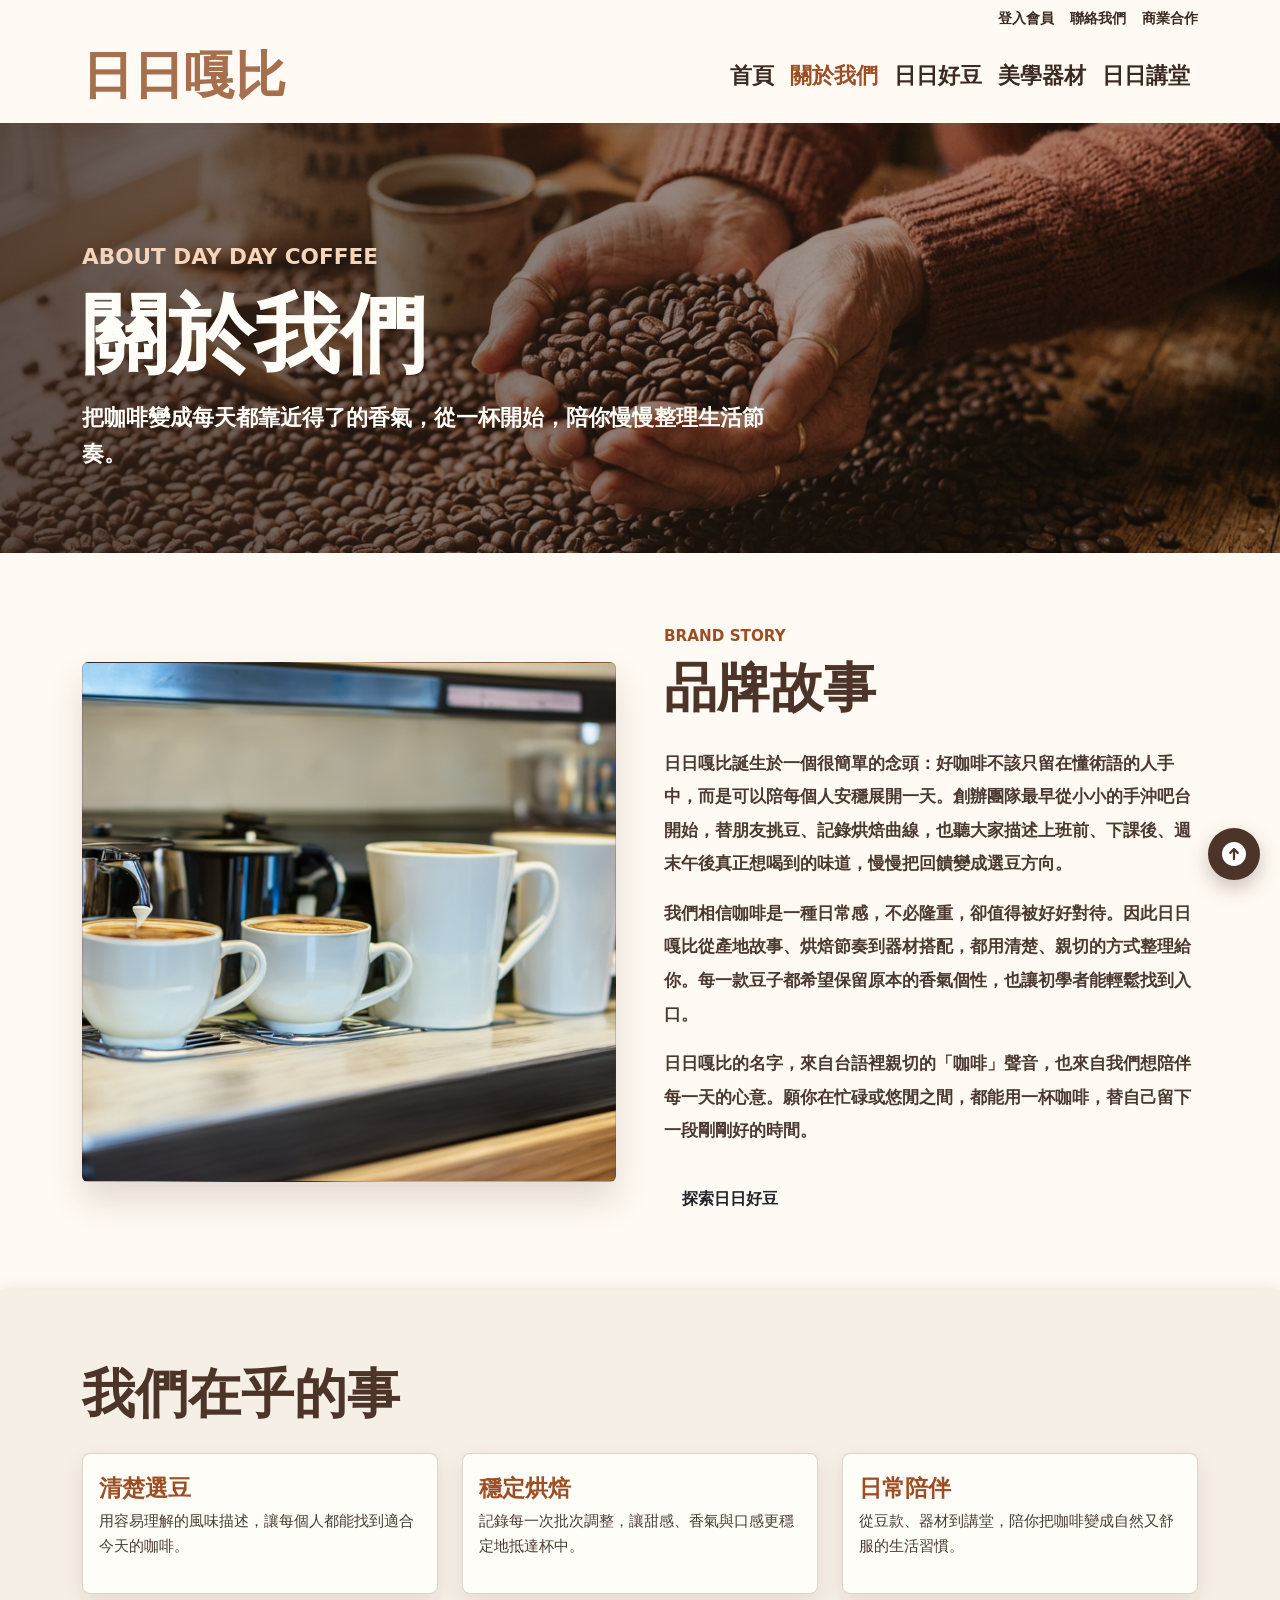
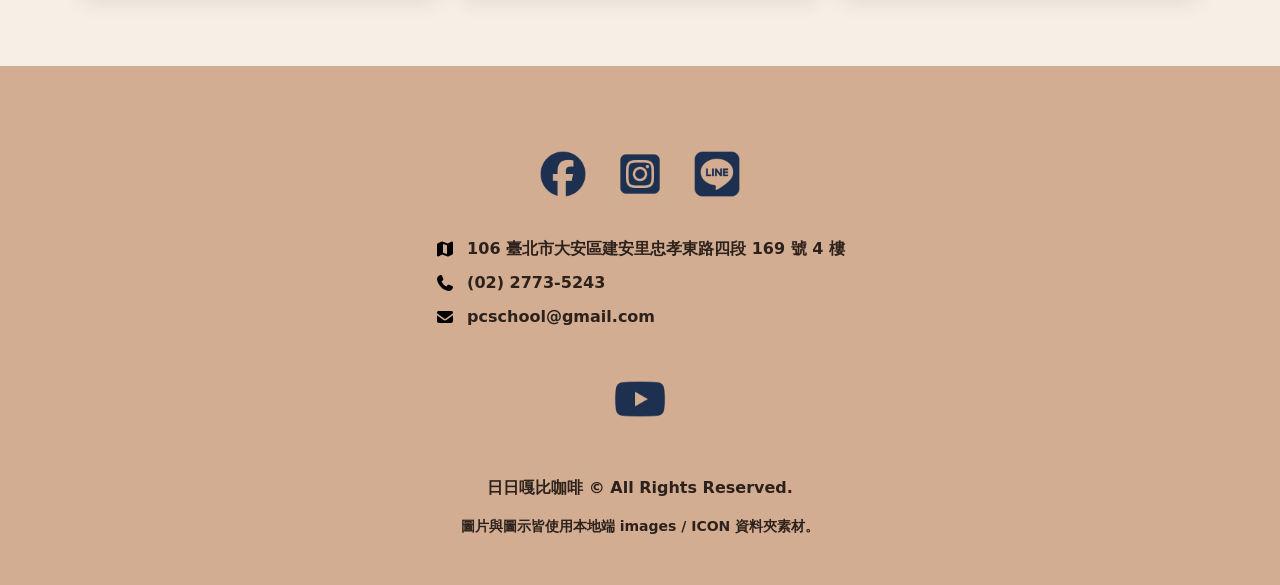
<file: about.html>
<!doctype html>
<html lang="zh-Hant">
<head>
  <meta charset="utf-8">
  <meta name="viewport" content="width=device-width, initial-scale=1">
  <title>關於我們 | 日日嘎比</title>
  <link href="css/bootstrap.min.css" rel="stylesheet">
  <link href="css/style.css" rel="stylesheet">
  <!-- Google tag (gtag.js) - GA4 / Google Ads -->
  <script async src="https://www.googletagmanager.com/gtag/js?id=G-NEGT2FNFYD"></script>
  <script>
  window.dataLayer = window.dataLayer || [];
  function gtag(){dataLayer.push(arguments);}
  gtag('js', new Date());

  gtag('config', 'G-NEGT2FNFYD');
  gtag('config', 'AW-18338786766');
  </script>
</head>
<body id="top">
  <header class="site-header sticky-top">
    <div class="container">
      <div class="utility-links d-flex justify-content-end pt-2">
        <a href="index.html#member">登入會員</a>
        <a href="index.html#service">聯絡我們</a>
        <a href="index.html#business">商業合作</a>
      </div>
      <nav class="navbar navbar-expand-lg py-1">
        <a class="navbar-brand" href="index.html" aria-label="日日嘎比首頁">日日嘎比</a>
        <button class="navbar-toggler" type="button" data-bs-toggle="collapse" data-bs-target="#mainNav" aria-controls="mainNav" aria-expanded="false" aria-label="開啟選單">
          <span class="navbar-toggler-icon"></span>
        </button>
        <div class="collapse navbar-collapse" id="mainNav">
          <ul class="navbar-nav ms-lg-auto align-items-lg-center">
            <li class="nav-item"><a class="nav-link" href="index.html#home">首頁</a></li>
            <li class="nav-item"><a class="nav-link active" aria-current="page" href="about.html">關於我們</a></li>
            <li class="nav-item"><a class="nav-link" href="index.html#beans">日日好豆</a></li>
            <li class="nav-item"><a class="nav-link" href="index.html#gear">美學器材</a></li>
            <li class="nav-item"><a class="nav-link" href="index.html#classroom">日日講堂</a></li>
          </ul>
        </div>
      </nav>
    </div>
  </header>

  <main>
    <section class="about-hero" aria-label="關於日日嘎比">
      <div class="container about-hero-copy">
        <p class="about-kicker">About Day Day Coffee</p>
        <h1>關於我們</h1>
        <p>把咖啡變成每天都靠近得了的香氣，從一杯開始，陪你慢慢整理生活節奏。</p>
      </div>
    </section>

    <section class="section-band about-story">
      <div class="container">
        <div class="row align-items-center g-5">
          <div class="col-lg-6">
            <div class="about-photo" role="img" aria-label="日日嘎比咖啡與門市氛圍"></div>
          </div>
          <div class="col-lg-6">
            <p class="about-kicker">Brand Story</p>
            <h2 class="section-title">品牌故事</h2>
            <div class="story-copy">
              <p>日日嘎比誕生於一個很簡單的念頭：好咖啡不該只留在懂術語的人手中，而是可以陪每個人安穩展開一天。創辦團隊最早從小小的手沖吧台開始，替朋友挑豆、記錄烘焙曲線，也聽大家描述上班前、下課後、週末午後真正想喝到的味道，慢慢把回饋變成選豆方向。</p>
              <p>我們相信咖啡是一種日常感，不必隆重，卻值得被好好對待。因此日日嘎比從產地故事、烘焙節奏到器材搭配，都用清楚、親切的方式整理給你。每一款豆子都希望保留原本的香氣個性，也讓初學者能輕鬆找到入口。</p>
              <p>日日嘎比的名字，來自台語裡親切的「咖啡」聲音，也來自我們想陪伴每一天的心意。願你在忙碌或悠閒之間，都能用一杯咖啡，替自己留下一段剛剛好的時間。</p>
            </div>
            <a class="btn btn-read mt-3" href="index.html#beans">探索日日好豆</a>
          </div>
        </div>
      </div>
    </section>

    <section class="section-band section-soft about-values">
      <div class="container">
        <h2 class="section-title">我們在乎的事</h2>
        <div class="row g-4">
          <div class="col-md-4">
            <article class="entry-card">
              <div class="entry-body">
                <h3>清楚選豆</h3>
                <p>用容易理解的風味描述，讓每個人都能找到適合今天的咖啡。</p>
              </div>
            </article>
          </div>
          <div class="col-md-4">
            <article class="entry-card">
              <div class="entry-body">
                <h3>穩定烘焙</h3>
                <p>記錄每一次批次調整，讓甜感、香氣與口感更穩定地抵達杯中。</p>
              </div>
            </article>
          </div>
          <div class="col-md-4">
            <article class="entry-card">
              <div class="entry-body">
                <h3>日常陪伴</h3>
                <p>從豆款、器材到講堂，陪你把咖啡變成自然又舒服的生活習慣。</p>
              </div>
            </article>
          </div>
        </div>
      </div>
    </section>
  </main>

  <footer class="site-footer text-center">
    <div class="container">
      <div class="social-links" aria-label="社群連結">
        <a href="https://www.facebook.com/DayDaycoffee86/" target="_blank" rel="noopener noreferrer" aria-label="Facebook"><img src="ICON/facebook-brands-solid.png" alt=""></a>
        <a href="https://www.instagram.com/gjun_be/" target="_blank" rel="noopener noreferrer" aria-label="Instagram"><img src="ICON/square-instagram-brands-solid.png" alt=""></a>
        <a href="https://lin.ee/nXNp8nT" target="_blank" rel="noopener noreferrer" aria-label="LINE"><img src="ICON/line-brands-solid.png" alt=""></a>
      </div>
      <div class="footer-contact text-start">
        <span><img class="icon-img" src="ICON/map-solid-full.svg" alt="">106 臺北市大安區建安里忠孝東路四段 169 號 4 樓</span>
        <span><img class="icon-img" src="ICON/phone-solid-full.svg" alt="">(02) 2773-5243</span>
        <span><img class="icon-img" src="ICON/envelope-solid-full.svg" alt="">pcschool@gmail.com</span>
      </div>
      <a class="youtube-link" href="https://www.youtube.com/watch?v=oHg5SJYRHA0" target="_blank" rel="noopener noreferrer" aria-label="YouTube"><img src="ICON/youtube-brands-solid.png" alt=""></a>
      <p class="mb-0">日日嘎比咖啡 © All Rights Reserved.</p>
      <p class="small mt-3 mb-0">圖片與圖示皆使用本地端 images / ICON 資料夾素材。</p>
    </div>
  </footer>

  <a class="back-top" href="#top" aria-label="回到頁首"><img src="ICON/circle-arrow-up-solid-full.svg" alt=""></a>

  <script src="js/bootstrap.bundle.min.js"></script>
  <script src="js/main.js"></script>
</body>
</html>
</file>
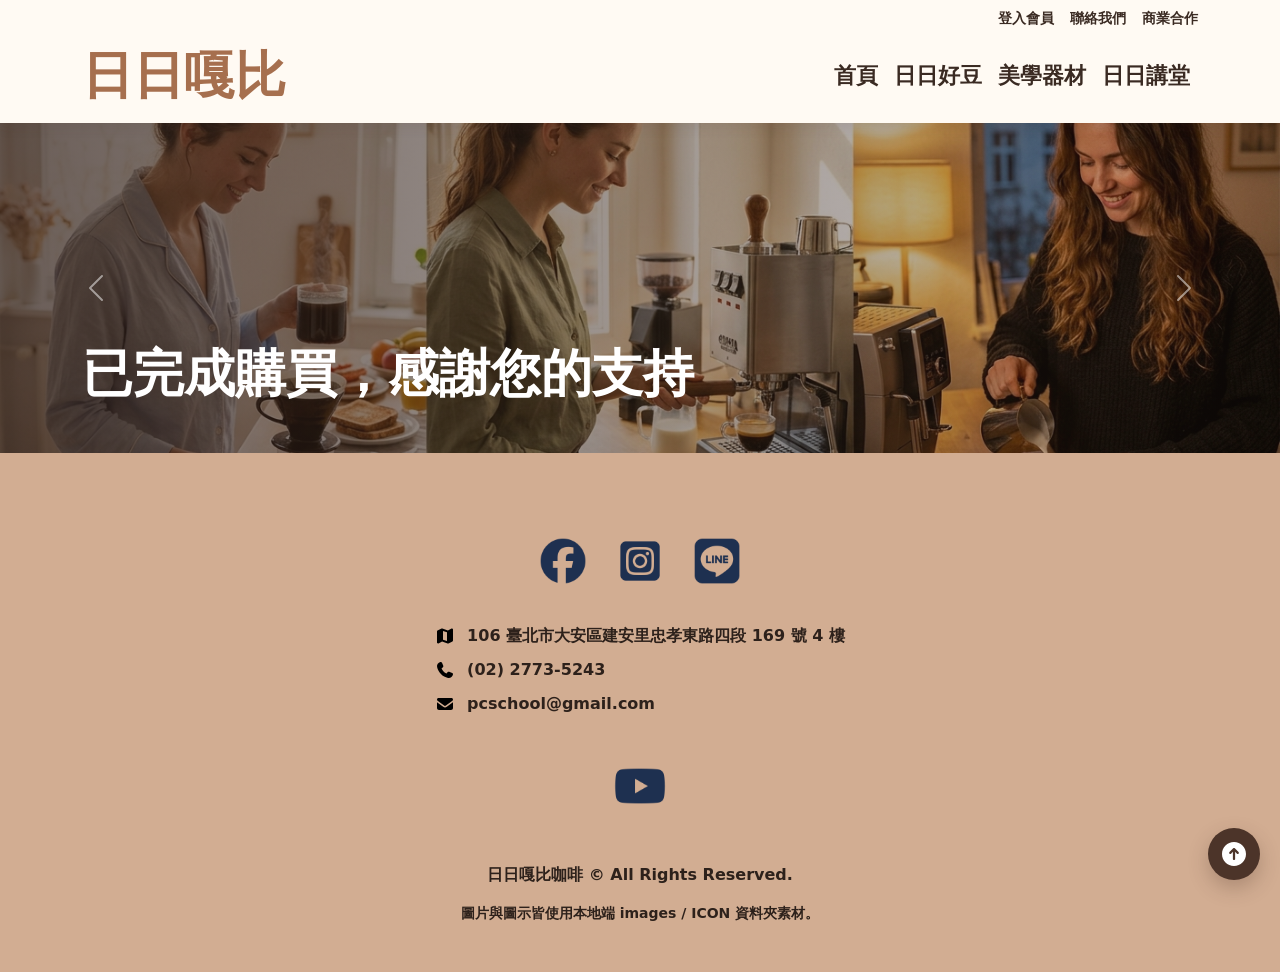
<file: goal.html>
<!doctype html>
<html lang="zh-Hant">
<head>
  <meta charset="utf-8">
  <meta name="viewport" content="width=device-width, initial-scale=1">
  <title>日日嘎比 | 咖啡豆・美學器材・日日講堂</title>
  <link href="css/bootstrap.min.css" rel="stylesheet">
  <link href="css/style.css" rel="stylesheet">
  <!-- Google tag (gtag.js) - GA4 / Google Ads -->
  <script async src="https://www.googletagmanager.com/gtag/js?id=G-NEGT2FNFYD"></script>
  <script>
  window.dataLayer = window.dataLayer || [];
  function gtag(){dataLayer.push(arguments);}
  gtag('js', new Date());

  gtag('config', 'G-NEGT2FNFYD');
  gtag('config', 'AW-18338786766');
  </script>
  <!-- Event snippet for 客戶完成購買 conversion page -->
  <script>
    gtag('event', 'conversion', {
        'send_to': 'AW-18338786766/elMOCLSx-NYcEM7bzqhE',
        'value': 1.0,
        'currency': 'TWD',
        'transaction_id': ''
        // 'new_customer': true /* calculate dynamically, populate with true/false */,
    });
  </script>
</head>
<body id="top">
  <header class="site-header sticky-top">
    <div class="container">
      <div class="utility-links d-flex justify-content-end pt-2">
        <a href="#member">登入會員</a>
        <a href="#service">聯絡我們</a>
        <a href="#business">商業合作</a>
      </div>
      <nav class="navbar navbar-expand-lg py-1">
        <a class="navbar-brand" href="index.html" aria-label="日日嘎比首頁">日日嘎比</a>
        <button class="navbar-toggler" type="button" data-bs-toggle="collapse" data-bs-target="#mainNav" aria-controls="mainNav" aria-expanded="false" aria-label="開啟選單">
          <span class="navbar-toggler-icon"></span>
        </button>
        <div class="collapse navbar-collapse" id="mainNav">
          <ul class="navbar-nav ms-lg-auto align-items-lg-center">
            <li class="nav-item"><a class="nav-link" href="#home">首頁</a></li>
            <li class="nav-item"><a class="nav-link" href="#beans">日日好豆</a></li>
            <li class="nav-item"><a class="nav-link" href="#gear">美學器材</a></li>
            <li class="nav-item"><a class="nav-link" href="#classroom">日日講堂</a></li>
          </ul>
        </div>
      </nav>
    </div>
  </header>

  <main>
    <section id="home" class="hero-carousel carousel slide" data-bs-ride="carousel" aria-label="咖啡主視覺輪播">
      
      <div class="carousel-inner">
        <div class="carousel-item active position-relative" style="background-image: url('images/Gemini_Generated_Image_1p3l891p3l891p3l.png');">
          <div class="container hero-copy">
            <div>
              <h1>已完成購買，感謝您的支持</h1>
              
            </div>
          </div>
        </div>
        
          </div>
        </div>
      </div>
      <button class="carousel-control-prev" type="button" data-bs-target="#home" data-bs-slide="prev" aria-label="上一張">
        <span class="carousel-control-prev-icon" aria-hidden="true"></span>
      </button>
      <button class="carousel-control-next" type="button" data-bs-target="#home" data-bs-slide="next" aria-label="下一張">
        <span class="carousel-control-next-icon" aria-hidden="true"></span>
      </button>
    </section>

  </main>

  <footer class="site-footer text-center">
    <div class="container">
      <div class="social-links" aria-label="社群連結">
        <a href="https://www.facebook.com/DayDaycoffee86/" target="_blank" rel="noopener noreferrer" aria-label="Facebook"><img src="ICON/facebook-brands-solid.png" alt=""></a>
        <a href="https://www.instagram.com/gjun_be/" target="_blank" rel="noopener noreferrer" aria-label="Instagram"><img src="ICON/square-instagram-brands-solid.png" alt=""></a>
        <a href="https://lin.ee/nXNp8nT" target="_blank" rel="noopener noreferrer" aria-label="LINE"><img src="ICON/line-brands-solid.png" alt=""></a>
      </div>
      <div class="footer-contact text-start">
        <span><img class="icon-img" src="ICON/map-solid-full.svg" alt="">106 臺北市大安區建安里忠孝東路四段 169 號 4 樓</span>
        <span><img class="icon-img" src="ICON/phone-solid-full.svg" alt="">(02) 2773-5243</span>
        <span><img class="icon-img" src="ICON/envelope-solid-full.svg" alt="">pcschool@gmail.com</span>
      </div>
      <a class="youtube-link" href="https://www.youtube.com/watch?v=oHg5SJYRHA0" target="_blank" rel="noopener noreferrer" aria-label="YouTube"><img src="ICON/youtube-brands-solid.png" alt=""></a>
      <p class="mb-0">日日嘎比咖啡 © All Rights Reserved.</p>
      <p class="small mt-3 mb-0">圖片與圖示皆使用本地端 images / ICON 資料夾素材。</p>
    </div>
  </footer>

  <a class="back-top" href="#top" aria-label="回到頁首"><img src="ICON/circle-arrow-up-solid-full.svg" alt=""></a>

  <script src="js/bootstrap.bundle.min.js"></script>
  <script src="js/main.js"></script>
</body>
</html>
</file>
<file: css/style.css>
:root {
  --brand-teal: #a66f4e;
  --brand-navy: #3a2a22;
  --brand-rust: #c8a18c;
  --brand-orange: #9d4f24;
  --brand-green: #7d9462;
  --ink: #2a211c;
  --soft: #f6efe6;
  --cream: #fffaf3;
  --coffee: #4c3429;
}

body {
  color: var(--ink);
  font-family: "Noto Sans TC", "Microsoft JhengHei", system-ui, -apple-system, sans-serif;
  background: var(--cream);
}

a {
  text-decoration: none;
}

.site-header {
  background: rgba(255, 250, 243, .97);
  box-shadow: 0 2px 14px rgba(76, 52, 41, .12);
  z-index: 1030;
}

.utility-links a {
  color: var(--brand-navy);
  font-size: .85rem;
  font-weight: 700;
  margin-left: 1rem;
}

.navbar-brand {
  color: var(--brand-teal);
  font-size: clamp(1.8rem, 4vw, 3.25rem);
  font-weight: 900;
  letter-spacing: 0;
}

.navbar-nav .nav-link {
  color: var(--brand-navy);
  font-size: 1.35rem;
  font-weight: 800;
  padding-inline: 1rem;
}

.navbar-nav .nav-link:hover,
.navbar-nav .nav-link:focus,
.navbar-nav .nav-link.active {
  color: var(--brand-orange);
}

.hero-carousel .carousel-item {
  min-height: 330px;
  background-position: center;
  background-size: cover;
}

.hero-carousel .carousel-item::before {
  content: "";
  position: absolute;
  inset: 0;
  background: linear-gradient(90deg, rgba(50, 32, 24, .72), rgba(50, 32, 24, .22));
}

.hero-copy {
  position: relative;
  z-index: 1;
  min-height: 330px;
  color: #fff;
  display: flex;
  align-items: end;
  padding-bottom: 2.4rem;
}

.hero-copy h1 {
  font-size: clamp(1.75rem, 4vw, 3.9rem);
  font-weight: 900;
  margin-bottom: .65rem;
}

.hero-copy p {
  font-size: clamp(1rem, 2vw, 1.45rem);
  font-weight: 700;
  margin: 0;
  max-width: 680px;
}

.section-band {
  padding: 4.5rem 0;
}

.section-rust {
  background: var(--brand-rust);
}

.section-soft {
  background: var(--soft);
  box-shadow: 0 2px 16px rgba(20, 20, 20, .14);
}

.section-title {
  color: var(--coffee);
  font-size: clamp(2rem, 5vw, 3.3rem);
  font-weight: 900;
  margin-bottom: 1.7rem;
}

.section-rust .section-title {
  color: #2d211b;
}

.entry-card {
  height: 100%;
  overflow: hidden;
  border: 1px solid rgba(76, 52, 41, .2);
  border-radius: 8px;
  background: #fffdf8;
  box-shadow: 0 8px 20px rgba(76, 52, 41, .1);
  transition: transform .18s ease, box-shadow .18s ease;
}

.entry-card:hover {
  transform: translateY(-4px);
  box-shadow: 0 14px 28px rgba(76, 52, 41, .18);
}

.entry-media {
  min-height: 150px;
  height: 100%;
  background-position: center;
  background-size: cover;
}

.entry-body {
  padding: 1.25rem 1rem;
}

.entry-body h3 {
  color: var(--brand-orange);
  font-size: 1.45rem;
  font-weight: 900;
  margin-bottom: .45rem;
}

.entry-body p {
  color: #4b3a31;
  font-size: .95rem;
  line-height: 1.65;
  margin-bottom: .9rem;
}

.btn-read {
  --bs-btn-bg: var(--brand-green);
  --bs-btn-border-color: var(--brand-green);
  --bs-btn-hover-bg: #6a8050;
  --bs-btn-hover-border-color: #6a8050;
  --bs-btn-color: #17220f;
  --bs-btn-hover-color: #fffdf8;
  border-radius: 0;
  font-weight: 900;
  min-width: 132px;
}

.social-form-section {
  background: #fffdf8;
  padding-top: 2.5rem;
}

.embed-title {
  color: var(--brand-orange);
  font-size: 1.35rem;
  font-weight: 900;
  margin-bottom: 1rem;
}

.embed-panel {
  width: 100%;
  overflow-x: auto;
  border: 1px solid rgba(76, 52, 41, .16);
  border-radius: 6px;
  background: #fff;
  padding: .75rem;
}

.embed-panel iframe {
  display: block;
  max-width: 100%;
  margin: 0 auto;
}

.service-panel {
  align-items: stretch;
}

.store-photo,
.map-card {
  width: 100%;
  min-height: 260px;
  border: 1px solid rgba(76, 52, 41, .2);
  border-radius: 4px;
}

.store-photo {
  background-image: url("../images/coffee-cups-arrangement-0410-5710928.jpg");
  background-position: center;
  background-size: cover;
}

.map-card {
  position: relative;
  overflow: hidden;
  display: flex;
  align-items: end;
  background-image: linear-gradient(180deg, rgba(45, 33, 27, .12), rgba(45, 33, 27, .72)), url("../images/Gemini_Generated_Image_o4tlvto4tlvto4tl.png");
  background-position: center;
  background-size: cover;
  color: #fffdf8;
  padding: 1.5rem;
}

.map-card h3 {
  font-weight: 900;
  margin-bottom: .5rem;
}

.map-card p {
  font-weight: 700;
  line-height: 1.7;
  margin-bottom: 0;
  max-width: 560px;
}

.service-copy {
  display: flex;
  height: 100%;
  flex-direction: column;
  justify-content: center;
}

.service-copy h3 {
  color: var(--brand-orange);
  font-weight: 900;
  margin-bottom: 1rem;
}

.service-list {
  display: grid;
  gap: .75rem;
  color: #4b3a31;
  font-weight: 700;
}

.icon-img {
  width: 1.25rem;
  height: 1.25rem;
  object-fit: contain;
  flex: 0 0 1.25rem;
}

.site-footer {
  background: #d2ad92;
  padding: 5rem 0 3rem;
  color: #2d211b;
  font-weight: 800;
}

.social-links {
  display: flex;
  justify-content: center;
  gap: 1.3rem;
  margin-bottom: 2.2rem;
}

.social-links a {
  width: 56px;
  height: 56px;
  display: inline-flex;
  align-items: center;
  justify-content: center;
  color: #2d211b;
}

.social-links img,
.youtube-link img {
  width: 100%;
  height: 100%;
  object-fit: contain;
}

.footer-contact {
  display: grid;
  gap: .6rem;
  justify-content: center;
  margin-bottom: 2.6rem;
}

.footer-contact span {
  display: flex;
  gap: .75rem;
  align-items: center;
}

.youtube-link {
  color: #2d211b;
  width: 58px;
  height: 58px;
  display: inline-flex;
  margin-bottom: 3rem;
}

.back-top {
  position: fixed;
  right: 1.25rem;
  bottom: 1.25rem;
  width: 52px;
  height: 52px;
  display: inline-flex;
  align-items: center;
  justify-content: center;
  border-radius: 50%;
  background: var(--coffee);
  color: #fff;
  z-index: 1020;
  box-shadow: 0 8px 20px rgba(76, 52, 41, .28);
}

.back-top:hover {
  color: #fff;
  background: var(--brand-orange);
}

.back-top img {
  width: 1.85rem;
  height: 1.85rem;
  filter: brightness(0) invert(1);
}

.about-hero {
  min-height: 430px;
  display: flex;
  align-items: end;
  background-image: linear-gradient(90deg, rgba(50, 32, 24, .78), rgba(50, 32, 24, .25)), url("../images/Gemini_Generated_Image_cxi9bvcxi9bvcxi9.png");
  background-position: center;
  background-size: cover;
}

.about-hero-copy {
  color: #fffdf8;
  padding-bottom: 4rem;
}

.about-hero-copy h1 {
  font-size: clamp(2.4rem, 7vw, 5.4rem);
  font-weight: 900;
  margin-bottom: .8rem;
}

.about-hero-copy p {
  max-width: 720px;
  font-size: clamp(1rem, 2vw, 1.35rem);
  font-weight: 800;
  line-height: 1.7;
}

.about-kicker {
  color: var(--brand-orange);
  font-size: .95rem;
  font-weight: 900;
  letter-spacing: 0;
  margin-bottom: .5rem;
  text-transform: uppercase;
}

.about-hero .about-kicker {
  color: #f5d4bc;
}

.about-photo {
  min-height: 520px;
  border: 1px solid rgba(76, 52, 41, .2);
  border-radius: 6px;
  background-image: url("../images/coffee-cups-arrangement-0410-5710928.jpg");
  background-position: center;
  background-size: cover;
  box-shadow: 0 18px 34px rgba(76, 52, 41, .16);
}

.story-copy p {
  color: #4b3a31;
  font-size: 1.05rem;
  font-weight: 700;
  line-height: 2;
  margin-bottom: 1rem;
}

.about-values .entry-card {
  background: #fffdf8;
}

@media (max-width: 991.98px) {
  .utility-links {
    justify-content: center;
  }

  .navbar-brand {
    font-size: 2rem;
  }

  .navbar-nav .nav-link {
    font-size: 1.1rem;
  }

  .section-band {
    padding: 3.25rem 0;
  }

  .about-photo {
    min-height: 360px;
  }
}

@media (max-width: 575.98px) {
  .entry-media {
    min-height: 190px;
  }

  .hero-carousel .carousel-item,
  .hero-copy {
    min-height: 390px;
  }

  .about-hero {
    min-height: 380px;
  }

  .about-hero-copy {
    padding-bottom: 3rem;
  }
}
.cart-line-actions {
  display: flex;
  flex-wrap: wrap;
  align-items: center;
  justify-content: center;
  gap: .75rem;
  margin: 1.5rem auto;
}

a.btnstyle {
  display: inline-flex;
  width: fit-content;
  margin: 0;
  color: white;
  background-color: #007bff;
  font-size: 24px;
  padding: 15px 20px;
  border: 1px solid #007bff;
  border-radius: 20px;
  cursor: pointer;
  text-align: center;
  text-decoration: none;
  line-height: 1.2;
}

.line-friend-btn {
  display: inline-flex;
  align-items: center;
  line-height: 1;
}

.line-friend-btn img {
  display: block;
  height: 36px;
}

a.btnstyle:hover,
a.btnstyle:focus {
  color: white;
  background-color: #00438a;
}
</file>
